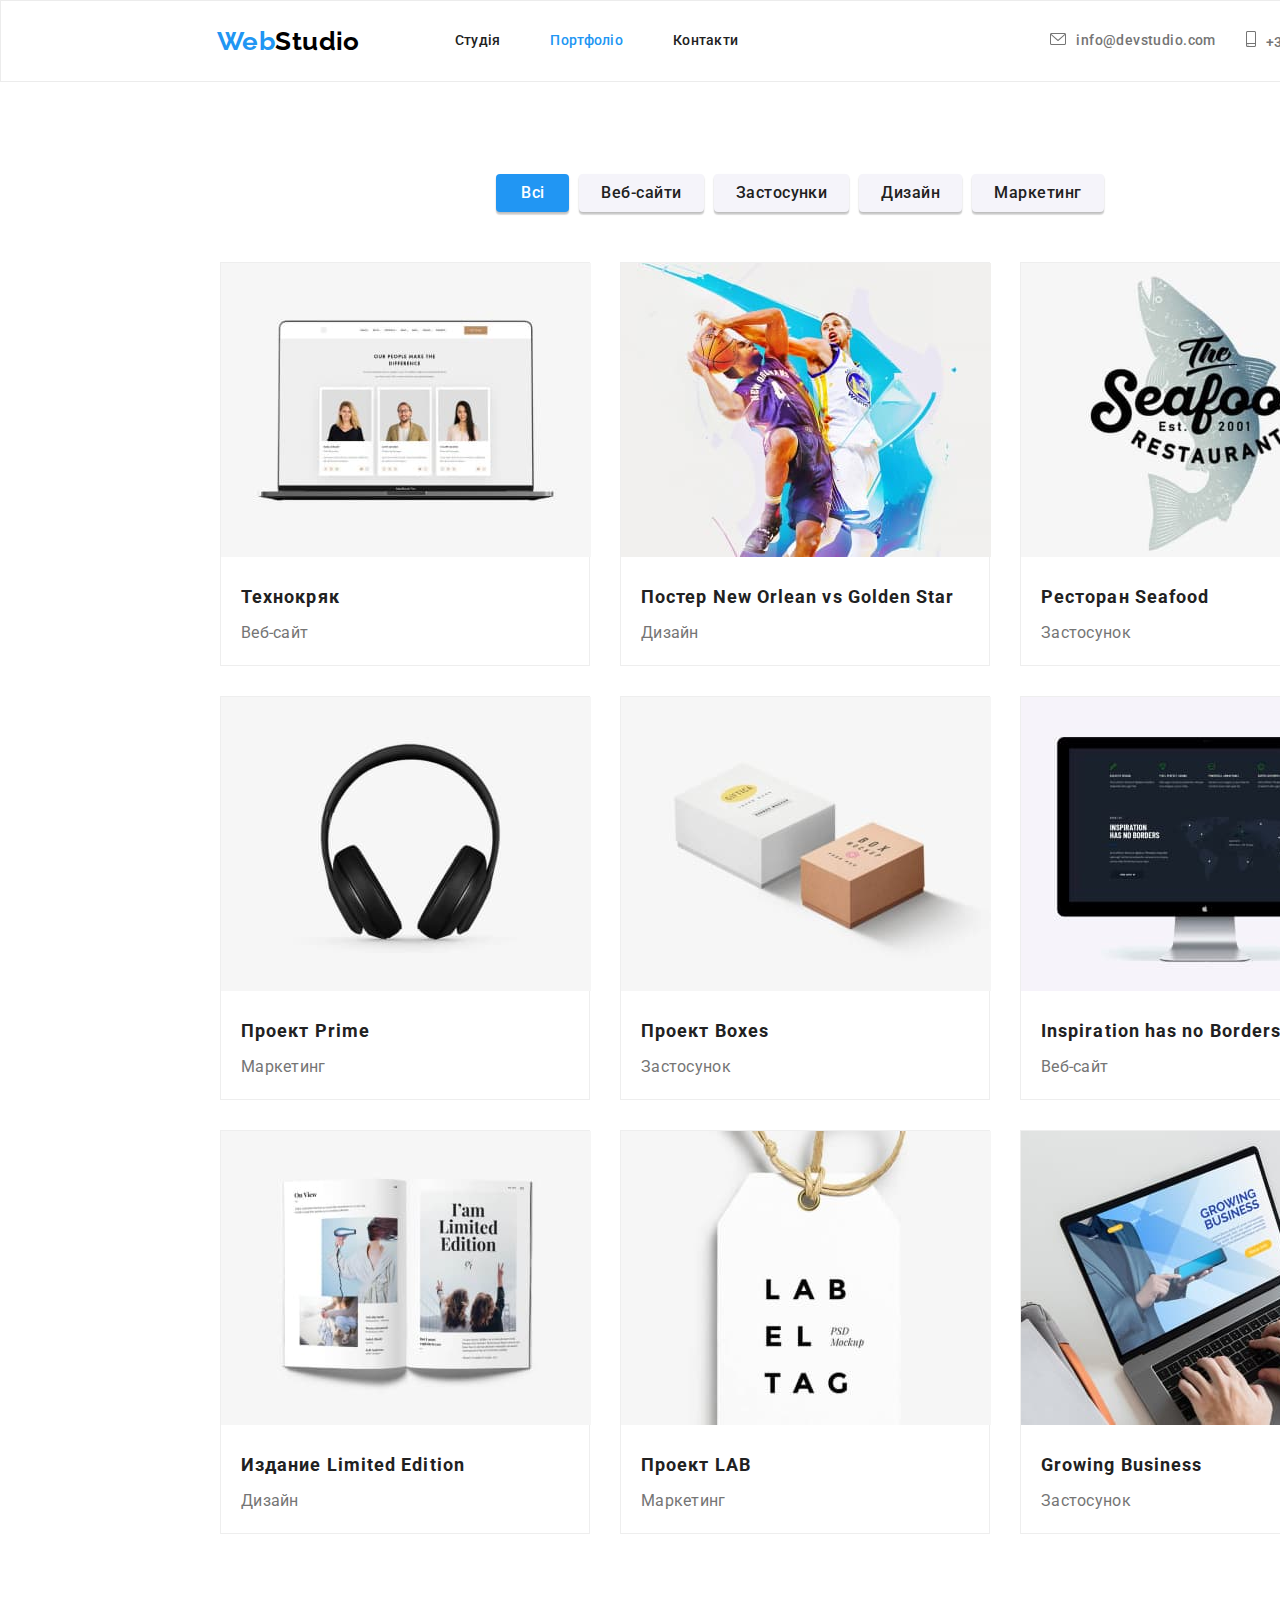
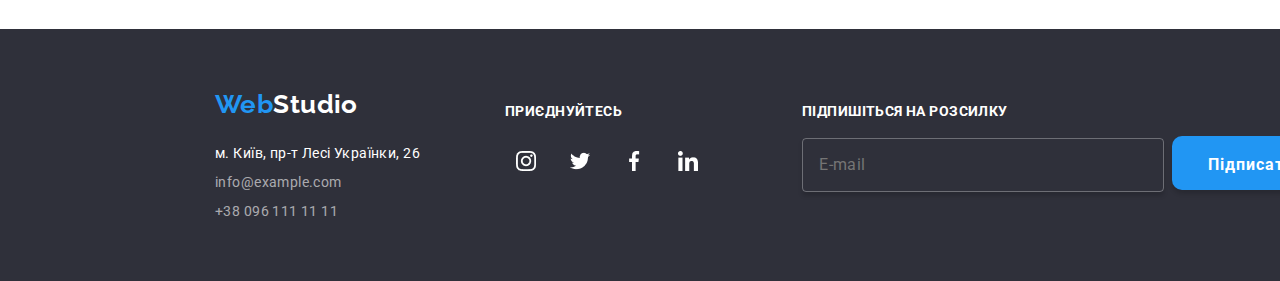
<file: portfolio.html>
<!DOCTYPE html>
<html lang="ru">
  <head>
    <meta charset="UTF-8" />
    <meta http-equiv="X-UA-Compatible" content="IE=edge" />
    <meta name="viewport" content="width=device-width, initial-scale=1.0" />
    <link rel="preconnect" href="https://fonts.googleapis.com" />
    <link rel="preconnect" href="https://fonts.gstatic.com" crossorigin />
    <link
      href="https://fonts.googleapis.com/css2?family=Raleway:wght@700&family=Roboto:wght@400;500;700;900&display=swap"
      rel="stylesheet"
    />
    <link rel="stylesheet" href="./css/styles.css" />
    <title>Web Studio</title>
  </head>
  <body>
    <header class="header">
      
      <nav class="navigation">
        <ul class="header-ul">
          <li><a href="./" class="logo">Web<span class="logo-end">Studio</span> </a></li>
          <li><a href="./index.html" class="button-header" style="margin-left: 0px;">Студія</a></li>
          <li><a href="./portfolio.html" class="current-port">Портфоліо</a></li>
          <li><a href="#contact" class="button-header">Контакти</a></li>
        </ul>
      </nav>
      <ul class="header-contact">
        <li style="margin-right: 30px;">
          <a href="mailto:info@devstudio.com" class="contact-header">
            <img src="./images/envelope.svg" class="contact-svg evelope" alt="evelope">info@devstudio.com</a></li>
        <li>
          <a href="tel:+380961111111" class="contact-header">
            <img src="./images/smartphone.svg" class="contact-svg evelope" alt="smartphone">+38 096 111 11 11</a></li>
      </ul>
    </header>

    <main>
      <section class="portfolio-sec">
        <div class="portfolio-block">
        <h1 class="visually-hidden">Портфоліо</h1>
        <button type="button" class="crn-btn">Всі</button>
        <button type="button" class="button-portfolio">Веб-сайти</button>
        <button type="button" class="button-portfolio">Застосунки</button>
        <button type="button" class="button-portfolio">Дизайн</button>
        <button type="button" class="button-portfolio">Маркетинг</button>
      </div>

        <ul class="portfolio-block-list">
           <li class="container-portf">
            <a href="#" class="port-href">
              <div class="image_wrapper">
            <img src="./images/portf1.jpg" alt="Веб-сайт Технокряк" class="img-potf" />
            <div class="overlay-bl overlay_4">
              <p class="port-img-text">Ресурс пропонує комплексні пропозиції з різним рівнем функціоналу та сервісів. Все це дозволить відвідувачу отримати вичерпну інформацію <br> про компанію або приватну особу.</p> 
            </div>
          </div>
            <h2 class="title-portf">Технокряк</h2>
            <p class="text-portf">Веб-сайт</p>
            </a>
          </li>
          <li class="container-portf">
            <a href="#" class="port-href">
              <div class="image_wrapper">
                <img src="./images/portf2.jpg" alt="Дизайн New Orlean" class="img-potf" />
                <div class="overlay-bl overlay_4">
                  <p class="port-img-text">Ресурс пропонує комплексні пропозиції з різним рівнем функціоналу та сервісів. Все це дозволить відвідувачу отримати вичерпну інформацію <br> про компанію або приватну особу.</p> 
                </div>
              </div>
            <h2 class="title-portf">Постер New Orlean vs Golden Star</h2>
            <p class="text-portf">Дизайн</p>
            </a>
          </li>
          <li class="container-portf">
             <a href="#" class="port-href">
              <div class="image_wrapper">
                <img src="./images/portf3.jpg" alt="Приложение Seafood" class="img-potf" />
                <div class="overlay-bl overlay_4">
                  <p class="port-img-text">Ресурс пропонує комплексні пропозиції з різним рівнем функціоналу та сервісів. Все це дозволить відвідувачу отримати вичерпну інформацію <br> про компанію або приватну особу.</p>  
                </div>
              </div>
            <h2 class="title-portf">Ресторан Seafood</h2>
            <p class="text-portf">Застосунок</p>
            </a>
          </li>
          <li class="container-portf">
            <a href="#" class="port-href">
              <div class="image_wrapper">
                <img src="./images/portf4.jpg" alt="Маркетинг Prime" class="img-potf" />
                <div class="overlay-bl overlay_4">
                  <p class="port-img-text">Ресурс пропонує комплексні пропозиції з різним рівнем функціоналу та сервісів. Все це дозволить відвідувачу отримати вичерпну інформацію <br> про компанію або приватну особу.</p>  
                </div>
              </div>
            <h2 class="title-portf">Проект Prime</h2>
            <p class="text-portf">Маркетинг</p>
            </a>
          </li>
          <li class="container-portf">
            <a href="#" class="port-href">
              <div class="image_wrapper">
                <img src="./images/portf5.jpg" alt="Приложение Boxes" class="img-potf" />
                <div class="overlay-bl overlay_4">
                  <p class="port-img-text">Ресурс пропонує комплексні пропозиції з різним рівнем функціоналу та сервісів. Все це дозволить відвідувачу отримати вичерпну інформацію <br> про компанію або приватну особу.</p>  
                </div>
              </div>
            <h2 class="title-portf">Проект Boxes</h2>
            <p class="text-portf">Застосунок</p>
            </a>
          </li>
          <li class="container-portf">
            <a href="#" class="port-href">
              <div class="image_wrapper">
                <img src="./images/portf6.jpg" alt="Веб-сайт Inspiration" class="img-potf" />
                <div class="overlay-bl overlay_4">
                  <p class="port-img-text">Ресурс пропонує комплексні пропозиції з різним рівнем функціоналу та сервісів. Все це дозволить відвідувачу отримати вичерпну інформацію <br> про компанію або приватну особу.</p>  
                </div>
              </div>
            
            <h2 class="title-portf">Inspiration has no Borders</h2>
            <p class="text-portf">Веб-сайт</p>
            </a>
          </li>
          <li class="container-portf">
            <a href="#" class="port-href">
              <div class="image_wrapper">
                <img src="./images/portf7.jpg" alt="Дизайн Limited Edition" class="img-potf" />
                <div class="overlay-bl overlay_4">
                  <p class="port-img-text">Ресурс пропонує комплексні пропозиції з різним рівнем функціоналу та сервісів. Все це дозволить відвідувачу отримати вичерпну інформацію <br> про компанію або приватну особу.</p>  
                </div>
              </div>
            <h2 class="title-portf">Издание Limited Edition</h2>
            <p class="text-portf">Дизайн</p>
            </a>
          </li>
          <li class="container-portf">
            <a href="#" class="port-href">
              <div class="image_wrapper">
                <img src="./images/portf8.jpg" alt="Маркетинг LAB" class="img-potf" />
                <div class="overlay-bl overlay_4">
                  <p class="port-img-text">Ресурс пропонує комплексні пропозиції з різним рівнем функціоналу та сервісів. Все це дозволить відвідувачу отримати вичерпну інформацію <br> про компанію або приватну особу.</p>  
                </div>
              </div>
            <h2 class="title-portf">Проект LAB</h2>
            <p class="text-portf">Маркетинг</p>
            </a>
          </li>
          <li class="container-portf">
            <a href="#" class="port-href">
              <div class="image_wrapper">
                <img src="./images/portf9.jpg" alt="Приложение Growing" class="img-potf" />
                <div class="overlay-bl overlay_4">
                  <p class="port-img-text">Ресурс пропонує комплексні пропозиції з різним рівнем функціоналу та сервісів. Все це дозволить відвідувачу отримати вичерпну інформацію <br> про компанію або приватну особу.</p>  
                </div>
              </div>     
            <h2 class="title-portf">Growing Business</h2>
            <p class="text-portf">Застосунок</p>
            </a>
          </li>
        </ul>
      </section>
    </main>

    <footer class="footer" id="contact">
      <div class="footer-block">
        <div class="first-block">
          <a href="./" class="logo logo_footer">Web<span class="logo-footer">Studio</span></a>
      <address class="addres-block">
        <ul>
          <li>
            <a
              href="https://goo.gl/maps/CPtrU1FHBa2aNyZL9"
              target="_blank"
              rel="noopener noreferrer"
              class="footer-text"
              >м. Київ, пр-т Лесі Українки, 26</a
            >
          </li>
          <li class="footer-cont"><a href="mailto:info@example.com" class="footer-contact">info@example.com</a></li>
          <li class="footer-cont"><a href="tel:+380961111111" class="footer-contact">+38 096 111 11 11</a></li>
        </ul>
      </address>
        </div>
        <div class="sec-block">
          <h3 class="connect">приєднуйтесь</h3>
          <ul class="soc-row soc-position">
            <li class="soc-li"><a href="https://www.instagram.com/"><img src="./images/instagram2.png" alt=""></a></li>
            <li class="soc-li"><a href="https://twitter.com/?lang=uk"><img src="./images/twitter2.png" alt=""></a></li>
            <li class="soc-li"><a href="https://www.facebook.com/"><img src="./images/facebook2.png" alt=""></a></li>
            <li class="soc-li"><a href="https://www.linkedin.com/"><img src="./images/linkedin2.png" alt=""></a></li>
          </ul>
        </div>
        <div class="tree-block">
          <h3 class="connect">Підпишіться на розсилку</h3>
          <input type="text" class="form-field" placeholder="E-mail">
          <button class="btn-footer">Підписатися<img src="./images/telegram.svg" alt="telegram" style="margin-left: 5px;"> </button>
        </div>
      
    </div>
    </footer>
  </body>
</html>
</file>
<file: css/styles.css>
:root {
    --brand-color: #212121;
    --secound-color : #757575;
    --blue-color :#2196F3;
    --white-color: #FFFFFF;
    --black : #000000;
    --header-color: #ECECEC;
    --gray:#2F303A;
    --white:#F5F4FA;
    --three :#EEEEEE;
    --back-col : rgba(255, 255, 255, 0.6);
    --shadow : rgba(0, 0, 0, 0.15);
    --button-second : #1d84d9;
    
    
    
}

html {
    scroll-behavior: smooth;
  }

body {
    font-family: Roboto, sans-serif;
    letter-spacing: 0.03em ;
    background-color : var(--white-color);
    font-size: 14px;
    line-height: 1.14;
    font-weight: 400;
    width: 1600px;
    margin: 0 auto;     
}



.current {
    font-weight: 500;
    color: var(--blue-color);
    text-decoration: none;
    letter-spacing: 0.02em;
    
}

.header {
    color:var(--header-color);
    border: 1px solid var(--header-color);
    display: flex;
    justify-content: space-between;
    align-items: center;
    height: 80px;

}

.header-ul {
    justify-content: center;
    display: flex;
    align-items: center;
    padding-left: 0px;
}

 /* Навігація  */

 .logo {
    font-family: 'Raleway' , sans-serif;
    font-weight: 700;
    font-size: 26px;
    line-height: 1.19;
    color: var(--blue-color);
    text-decoration: none;
    margin-left: 216px;
 }


 .logo-end {
    font-weight: 700;
    font-size: 26px;
    line-height: 1.19;
    color:var(--black);
    text-decoration: none;
    margin-right: 95px;
 }


 .button-header {
    font-weight: 500;
    color: var(--brand-color);
    text-decoration: none;
    letter-spacing: 0.02em;
    margin-left: 50px;

 }


 ul {
    list-style-type: none;
 }

 .header-contact {
    display: flex;
    align-items: center;
    margin-right: 210px;
 }

 .contact-svg {
    margin-right: 10px;
 }

.contact-header {
    font-weight: 500;
    color: var(--secound-color);
    text-decoration: none;

}

.evelope:hover, .evelope:focus,
.contact-header:hover, .contact-header:focus, 
.button-header:hover, .button-header:focus ,
.current-port:hover, .current-port:focus,
.footer-text:hover, .footer-text:focus,
.footer-contact:hover, .footer-contact:focus  {
    color: var(--blue-color);
}


.soc-li:hover, .soc-li:focus {

    fill: #2196F3;
}
/* БЛОК З КНОПКОЮ */

.border-box {
    width: 1600px;
    height: 600px;
    background: url(/WebStudio/images/back-img.png);
    text-align: center;
    align-items: center;
    position: relative;
        
}

.overlay {
    position: absolute;
    background: rgba(47, 48, 58, 0.40);
    width: 100%;
    height: 100%;
}

.title-box {
    font-weight: 900;
    font-size: 44px;
    line-height: 1.36;
    text-align: center;
    color: var(--white-color);
    letter-spacing: 0.06em;
    text-transform: uppercase;
    margin-top: 0px;
    padding-top: 200px;
    margin-bottom: 30px;

}

.button {
    width: 200px;
    height: 50px;
    background-color: var(--blue-color);
    box-shadow: 0px 4px 4px var(--shadow);
    border-radius: 4px;
    border: 0px solid;
    font-family: inherit;
    font-weight: 700;
    font-size: 16px;
    color: var(--white-color);
    align-items: center;
    text-align: center;
    letter-spacing: 0.06em;
    cursor: pointer;
}

.button:hover, .button:focus , .btn-footer:focus, .btn-footer:hover {
    background-color: var(--button-second);
    transition: 0.3s;
}

/* FEATURES */

.about-block {
    display: flex;
    margin-top: 94px;
    justify-content: center;
    margin-left: 30px;
}

.group {
    width: 270px;
    height: 251px;
    margin-right: 30px;
    
}

.group-bg {
    border-radius: 4px;
    background: #F5F4FA;
    height: 120px;
    text-align: center;
}

.img-inside {
    margin-top: 20px;
}

.features-bord {
    color: var(--brand-color);
    font-family: Roboto;
    font-size: 14px;
    font-style: normal;
    font-weight: 700;
    line-height: normal;
    letter-spacing: 0.42px;
    text-transform: uppercase;
    margin-top: 26px;
}

.features-text {
    line-height: 1.71;
    color:var(--secound-color);
}

.sec_title {
    font-weight: 700;
    font-size: 36px;
    color: var(--brand-color);
    font-family: Roboto;
    font-style: normal;
    font-weight: 700;
    line-height: normal;
    letter-spacing: 1.08px;
}

/* WORK BLOCK */


.work {
    margin-top: 90px;
    text-align: center;
    
}

.work-list {
    margin-top: 50px;
    display: flex;
    justify-content: center;
    padding-left: 0px;
    margin-bottom: 94px;

}

.list-style {
    margin-left: 30px;
}

.overlay_3 {
    width: 100%;
    height: 20%;
    transform: scale(0);
    transition: all .3s ease-in-out;
    backdrop-filter: blur(8px) brightness(80%);
    cursor: pointer;
    
  }
  
  .image_wrapper:hover .overlay_3 {
    transform: scale(1);
  }


  .image_wrapper {
    position: relative;
  }
  
.overlay-bl {
    position: absolute; 
    left: 0;
    bottom: 0;
    cursor: pointer;
  } 

  .over-text {
    margin-top: 20px;
    color: #FFF;
    text-align: center;
    font-family: Roboto;
    font-size: 14px;
    font-style: normal;
    font-weight: 700;
    line-height: normal;
    letter-spacing: 0.42px;
    text-transform: uppercase;
  }

/* MY TEAM  */

.my-team {
    background-color: var(--white);
    text-align: center;
    padding-top: 60px;
    padding-bottom: 94px;
}


.team-block {
    display: flex;
    justify-content: center;
    margin-top: 50px;
    
    
}

.team-name {
    font-weight: 500;
    font-size: 16px;
    line-height: 1.18;
    color: var(--brand-color);
    margin-top: 27px;
    margin-bottom: 10px;
}

.team-work {
    font-size: 16px;
    line-height: 1.18;
    color: var(--secound-color);
    margin-top: 10px;

}

.team-form {
    align-items: center;
    width: 270px;
    height: 428px;
    flex-shrink: 0;
    border-radius: 0px 0px 4px 4px;
    background: #FFF;
    box-shadow: 0px 2px 1px 0px rgba(0, 0, 0, 0.20), 0px 1px 1px 0px rgba(0, 0, 0, 0.14), 0px 1px 3px 0px rgba(0, 0, 0, 0.12);
    margin-right: 30px;

}

.first-form {
    margin-left: 30px;
}

.soc-row  {
    display: flex;
    justify-content: center;
    
}

.soc-img {
    margin-right: 36px;
    margin-top: 10px;
}

/* 
PARTNERS */

.partners {
    text-align: center;
    margin-top: 94px;
    margin-bottom: 90px;
}


.partner-blocks {
    display: flex;
    justify-content: center;
    margin-top: 50px;
    margin-left: 28px;
}


.partner-block {
    width: 170px;
    height: 92px;
    border-radius: 4px;
    border: 1px solid #AFB1B8;
    margin-right: 30px;
    cursor: pointer;

}

.partner-img {
    margin: 16px 32px;
}


/* FOOTER */

.footer {
   background-color: var(--gray) ; 
   height: 252px;
}

.footer-block {
    display: flex;
    margin-left: 175px;
    
}

.first-block {
    margin-right: 85px;
    margin-top: 60px;
}

.sec-block {
    margin-top: 60px;
}

.logo-footer {
    font-family: 'Raleway' sans-serif;
    font-weight: 700;
    font-size: 26px;
    line-height: 1.19;
    color: var(--white-color);
}

.footer-text {
    font-style: normal;
    line-height: 1.71;
    color: var(--white-color);
    text-decoration: none;
}

 .footer-contact {
        font-style: normal;
        line-height: 1.71;
        color: var(--back-col);
        text-decoration: none;
        
 }   

.soc-position {
    margin-top: 32px;
    padding-left: 11px;
}

.soc-li {
    margin-right: 34px;
}

.logo_footer {
    margin-left: 40px;
    
}

.addres-block {
    margin-top: 22px;
    margin-bottom: 10px;
}

.footer-cont {
    margin-top: 5px;
}

.connect {
    color: #FFF;
    font-family: Roboto;
    font-size: 14px;
    font-style: normal;
    font-weight: 700;
    line-height: normal;
    letter-spacing: 0.42px;
    text-transform: uppercase;
    margin-bottom: 17px;
}


.tree-block {
    margin-top: 60px;
    margin-left: 70px;
}

.btn-footer {
    border-radius: 10px;
    background: #2196F3;
    box-shadow: 0px 4px 4px 0px rgba(0, 0, 0, 0.15);
    cursor: pointer;
    width: 205px;
    height: 54px;
    border: 0px solid;
    color: #FFF;
    text-align: center;
    font-family: Roboto;
    font-size: 16px;
    font-style: normal;
    font-weight: 700;
    line-height: 30px; /* 187.5% */
    letter-spacing: 0.96px;
    margin-left: 5px;
}


.form-field {
    width: 342px;
    height: 50px;
    border-radius: 4px;
    border: 1px solid rgba(255, 255, 255, 0.30);
    background: rgba(33, 150, 243, 0.00);
    box-shadow: 0px 4px 4px 0px rgba(0, 0, 0, 0.15);
    padding-left: 16px;
    color: rgba(255, 255, 255, 0.60);
    font-family: Roboto;
    font-size: 16px;
    font-style: normal;
    font-weight: 400;
    line-height: 20px; /* 125% */
    letter-spacing: 0.48px;
}



 /* PORTFOLIO */

 /* Button portfolio */

 .button-portfolio {
    padding: 6px 22px;
    background-color: var(--white);
    border-radius: 4px;
    cursor: pointer;
    border: 0px solid;
    color: #212121;
    text-align: center;
    font-family: Roboto;
    font-size: 16px;
    font-style: normal;
    font-weight: 500;
    line-height: 26px; /* 162.5% */
    letter-spacing: 0.48px;
    box-shadow: 0px 3px 1px rgba(0, 0, 0, 0.1), 0px 1px 2px rgba(0, 0, 0, 0.08), 0px 2px 2px rgba(0, 0, 0, 0.12);
    margin-left: 10px;
    


        
 }


 .crn-btn {
    padding: 6px 22px;
    cursor: pointer;
    border-radius: 4px;
    background: #2196F3;
    box-shadow: 0px 2px 2px 0px rgba(0, 0, 0, 0.12), 0px 1px 2px 0px rgba(0, 0, 0, 0.08), 0px 3px 1px 0px rgba(0, 0, 0, 0.10);
    color: #FFF;
    text-align: center;
    font-family: Roboto;
    font-size: 16px;
    font-style: normal;
    font-weight: 500;
    line-height: 26px;
    letter-spacing: 0.48px;
    border: 0px solid;
    width: 73px;
    height: 38px;

 }

 .button-portfolio:hover,
 .button-portfolio:focus {
    color: var(--white-color);
    background-color: var(--blue-color) ;
 }

/* Блок с портфолио */



.current-port { 
    font-weight: 500;
    color: var(--blue-color);
    text-decoration: none;
    letter-spacing: 0.02em;
    margin-left: 50px;
}

 .container-portf {
    box-sizing: border-box;
    width: 370px;
    height: 404px;
    background-color: var(--white-color);
    border: 1px solid var(--three);
    margin-right: 30px;
    margin-bottom: 30px;

 }

.container-portf:hover, .container-portf:focus , .partner-block:hover,
.partner-block:focus, .team-form:hover, .team-form:focus, .callback-btn:hover, .callback-btn:focus {
    border: 1px solid #EEE;
    background: #FFF;
    box-shadow: 1px 4px 6px 0px rgba(0, 0, 0, 0.16), 0px 4px 4px 0px rgba(0, 0, 0, 0.06), 0px 1px 1px 0px rgba(0, 0, 0, 0.12);


}

.portfolio-block-list {
    display: flex;
    justify-content: center;
    flex-wrap: wrap;
    margin-top: 50px;
    margin-bottom: 65px;
    
}

.img-potf {
    width: 370px;
    height: 294px;
    left: 205px;
    top: 268px;
}


.title-portf {
    margin-left: 20px;
    font-weight: 700;
    font-size: 18px;
    line-height: 2;
    color:var(--brand-color);
    letter-spacing: 0.06em;
    margin-top: 18px;
    margin-bottom: 0px;
}

.text-portf {
    margin-left: 20px;
    font-size: 16px;
    line-height: 1.87;
    color: var(--secound-color);
    margin-top: 3px;
}

.visually-hidden {
    position: absolute;
    white-space: nowrap;
    width: 1px;
    height: 1px;
    overflow: hidden;
    border: 0;
    padding: 0;
    clip: rect(0 0 0 0);
    clip-path: inset(50%);
    margin: -1px;
}

.port-href {
    text-decoration: none;
    letter-spacing: 0.02em;
}

.portfolio-sec {
    margin-top: 92px;
}


.portfolio-block {
    display: flex;
    justify-content: center;


}

.overlay_4 {
    left: 0;
    bottom: 100%;
    height: 0;
    width: 100%;
    overflow: hidden;
    transition: all .3s ease-in-out;
    background: rgba(91, 106, 117, 0.9);


  }
  
  .image_wrapper:hover .overlay_4 {
    bottom: 0;
    height: 100%;
  }

  .port-img-text {
    color: #FFF;
    font-family: Roboto;
    font-size: 18px;
    font-style: normal;
    font-weight: 400;
    line-height: 28px; /* 155.556% */
    letter-spacing: 0.54px;
    width: 322px;
    padding: 50px 16px;
  }


  /* CALL BACK FORM */


  .overlay-form{
    position: fixed;
    top: 0;
    left: 0;
    background-color: rgba(0, 0, 0, 0.5);
    width: 100%;
    height: 100%;
    display: flex;
    justify-content: center;
    align-items: center;
    display: none;
}


.callback-form {
    border-radius: 4px;
    background: #FFF;
    box-shadow: 0px 2px 1px 0px rgba(0, 0, 0, 0.20), 0px 1px 1px 0px rgba(0, 0, 0, 0.14), 0px 1px 3px 0px rgba(0, 0, 0, 0.12);    
    width: 448px;
    /* height: 581px; */
    padding: 40px 40px;
    margin-top: 90px;
    
}

.callback-form h2 {
color: #212121;
text-align: center;
font-family: Roboto;
font-size: 20px;
font-style: normal;
font-weight: 700;
line-height: normal;
letter-spacing: 0.6px;
width: 448px;
margin-top: 0px;
margin-bottom: 12px;
}

.callback-form input {
    width: 448px;
    height: 40px;
    flex-shrink: 0;
    border-radius: 4px;
    border: 1px solid rgba(33, 33, 33, 0.20);

} 

.callback-form input::placeholder {
    font-size: 18px;
    color: #B2E3FF;

}

.callback-form input::first-child {
    margin-right: 15px;
}


.callback-form .callback-btn{
    border-radius: 4px;
background: #188CE8;
box-shadow: 0px 4px 4px 0px rgba(0, 0, 0, 0.15);
width: 200px;
height: 50px;
flex-shrink: 0;
color: #FFF;
text-align: center;
font-family: Roboto;
font-size: 16px;
font-style: normal;
font-weight: 700;
line-height: 30px; /* 187.5% */
letter-spacing: 0.96px;
margin-top: 30px;
margin-left: 125px;
    
}

.booking-block-btn {
    background: #ff9728;
    border: none;
    padding: 16px 40px;
    gap: 10px;
    border-radius: 30px;
    font-family: 'Roboto', sans-serif;
    color: #fff;
    cursor: pointer;
    line-height: 25px;
    display: block;
    font-size: 21px;
    line-height: 25px;
    margin: 0 auto;
}

.booking-block h2 {
font-family: 'Roboto';
font-style: normal;
font-weight: 700;
font-size: 40px;
line-height: 47px;
text-align: center;
margin: 0 auto;
padding-top: 60px;
color: #F4F4F4;
}

.form-name {
    color: #757575;
font-family: Roboto;
font-size: 12px;
font-style: normal;
font-weight: 400;
line-height: normal;
letter-spacing: 0.12px;
margin-bottom: 4px;
margin-top: 10px;
}

.placeh {
    width: 415px;
height: 120px;
flex-shrink: 0;
border-radius: 4px;
font-family: Roboto;
font-size: 12px;
font-style: normal;
font-weight: 400;
line-height: normal;
letter-spacing: 0.12px;
padding: 12px 16px;

}
</file>
